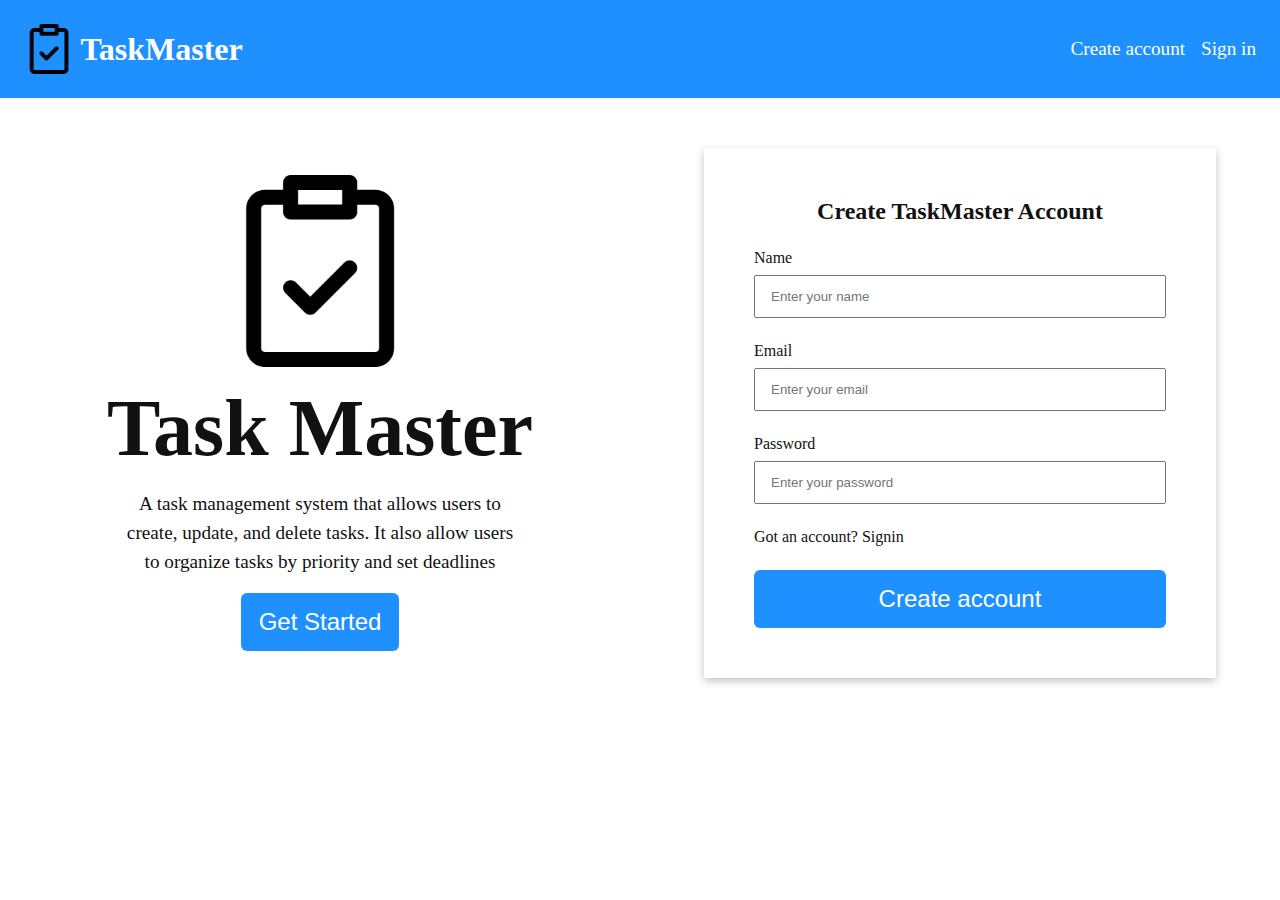
<file: index.html>
<!DOCTYPE html>
<html lang="en">
  <head>
    <meta charset="UTF-8" />
    <meta name="viewport" content="width=device-width, initial-scale=1.0" />
    <meta name="description" content="This is a task management system" />
    <title>TaskMaster</title>
    <link
      href="https://fonts.googleapis.com/css2?family=Poppins:ital,wght@0,100;0,200;0,300;0,400;0,500;0,600;0,700;0,800;0,900;1,100;1,200;1,300;1,400;1,500;1,600;1,700;1,800;1,900&display=swap"
      rel="stylesheet"
    />
    <link
      rel="shortcut icon"
      href="./images/clipboard.png"
      required type="image/x-icon"
    />
    <link rel="stylesheet" href="./css/styles.css" />
  </head>
  <body>
    <!-- header section start -->
    <!-- logo, logo text, navigation links  -->
    <header>
      <section class="logo-container">
        <img src="./images/clipboard.png" alt="task master logo" />
        <h1>TaskMaster</h1>
      </section>
      <ul class="nav-lists">
        <li class="nav-list">
          <a href="/">Create account</a>
        </li>
        <li class="nav-list">
          <a href="./login.html">Sign in</a>
        </li>
      </ul>
    </header>
    <!-- header section end -->
    <!-- hero section start -->
    <!-- Taskmaster description, title, image -->
    <!-- singup form -->
    <section class="hero-container">
      <section class="text-content">
        <img src="./images/clipboard.png" alt="hero image">
        <h2 class="text-title">Task Master</h2>
        <p class="text-desc">
          A task management system that allows users to create, update, and
          delete tasks. It also allow users to organize tasks by priority and
          set deadlines
        </p>
        <button class="text-btn">Get Started</button>
      </section>
      <section class="form-content">
        <form>
          <h2>Create TaskMaster Account</h2>
          <section class="input-container">
            <label for="name">Name</label>
            <input required type="text" placeholder="Enter your name" id="name">
          </section>
          <section class="input-container">
            <label for="email">Email</label>
            <input required type="email" placeholder="Enter your email" id="email">
          </section>
          <section class="input-container">
            <label for="password">Password</label>
            <input required type="text" placeholder="Enter your password" id="password">
          </section>
         <section class="account">
          <p>Got an account? <a href="./login.html">Signin</a> </p>
         </section>
         <button class="create-btn">Create account</button>
        </form>
      </section>
    </section>
    <!-- hero section end -->
  </body>
</html>
</file>
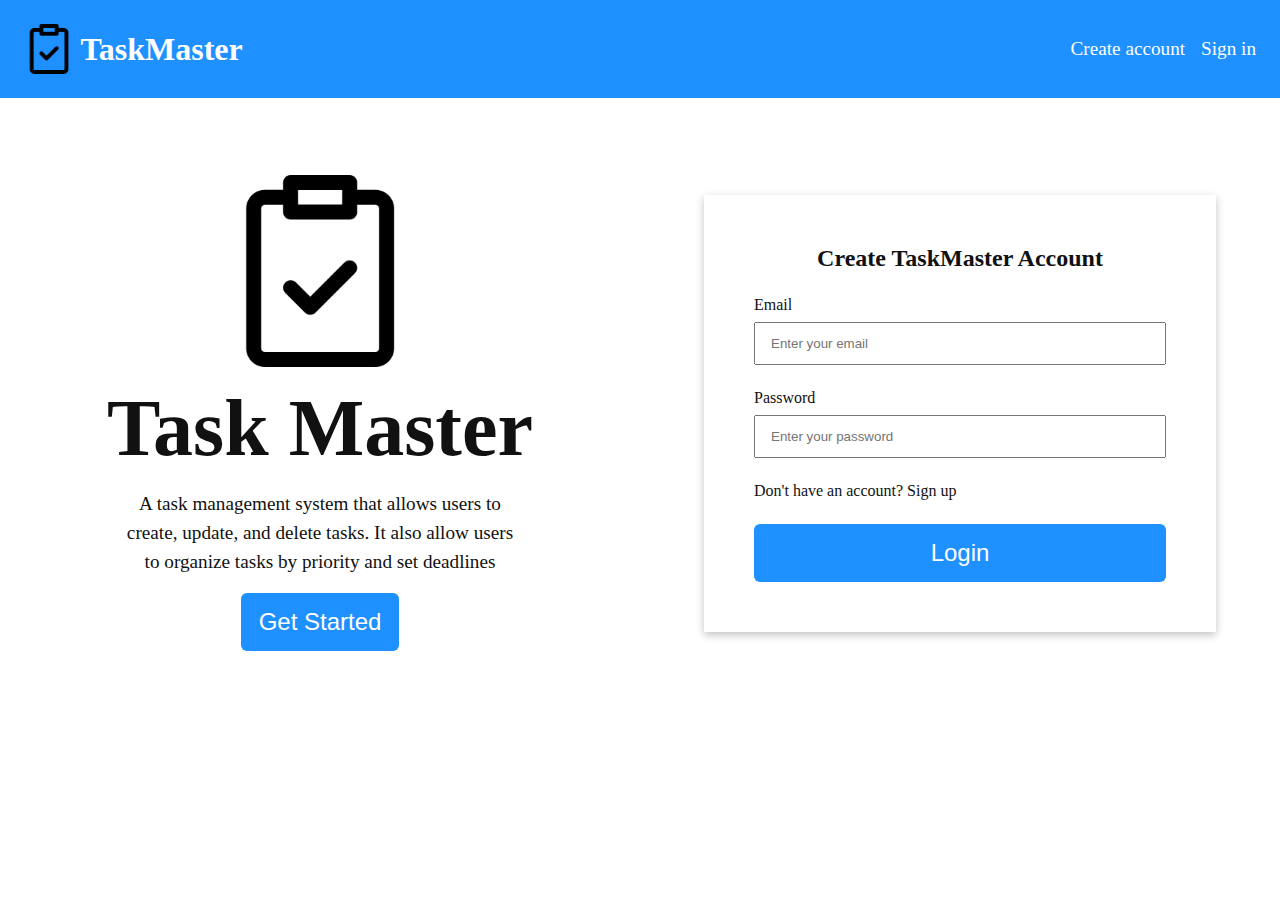
<file: login.html>
<!DOCTYPE html>
<html lang="en">
  <head>
    <meta charset="UTF-8" />
    <meta name="viewport" content="width=device-width, initial-scale=1.0" />
    <meta
      name="description"
      content="This is a task management system login page"
    />
    <title>TaskMaster Login page</title>
    <link
      href="https://fonts.googleapis.com/css2?family=Poppins:ital,wght@0,100;0,200;0,300;0,400;0,500;0,600;0,700;0,800;0,900;1,100;1,200;1,300;1,400;1,500;1,600;1,700;1,800;1,900&display=swap"
      rel="stylesheet"
    />
    <link
      rel="shortcut icon"
      href="./images/clipboard.png"
      required
      type="image/x-icon"
    />
    <link rel="stylesheet" href="./css/styles.css" />
  </head>
  <body>
    <!-- header section start -->
    <!-- logo, logo text, navigation links  -->
    <header>
      <section class="logo-container">
        <img src="./images/clipboard.png" alt="task master logo" />
        <h1>TaskMaster</h1>
      </section>
      <ul class="nav-lists">
        <li class="nav-list">
          <a href="/">Create account</a>
        </li>
        <li class="nav-list">
          <a href="/">Sign in</a>
        </li>
      </ul>
    </header>
    <!-- header section end -->
    <!-- hero section start -->
    <!-- Taskmaster description, title, image -->
    <!-- singup form -->
    <section class="hero-container">
      <section class="text-content">
        <img src="./images/clipboard.png" alt="hero image" />
        <h2 class="text-title">Task Master</h2>
        <p class="text-desc">
          A task management system that allows users to create, update, and
          delete tasks. It also allow users to organize tasks by priority and
          set deadlines
        </p>
        <button class="text-btn">Get Started</button>
      </section>
      <section class="form-content">
        <form>
          <h2>Create TaskMaster Account</h2>
          
          <section class="input-container">
            <label for="email">Email</label>
            <input
              required
              type="email"
              placeholder="Enter your email"
              id="email"
            />
          </section>
          <section class="input-container">
            <label for="password">Password</label>
            <input
              required
              type="text"
              placeholder="Enter your password"
              id="password"
            />
          </section>
          <section class="account">
            <p>Don't have an account? <a href="./index.html">Sign up</a></p>
          </section>
          <button class="create-btn">
            <a href="./dashboard.html">Login</a>
          </button>
        </form>
      </section>
    </section>
    <!-- hero section end -->
  </body>
</html>
</file>
<file: css/styles.css>
/* css reset */
* {
  margin: 0;
  padding: 0;
  box-sizing: border-box;
}
body {
  background-color: #fff;
  color: #111;
  font-family: "Poppins" sans-serif;
}
img {
  width: 100%;
  height: auto;
}
li {
  list-style: none;
}
a {
  text-decoration: none;
  color: inherit;
}
/* header */
header {
  background-color: dodgerblue;
  color: #fff;
  padding: 1.5rem;
  display: flex;
  justify-content: space-between;
  align-items: center;
}
.logo-container {
  display: flex;
  align-items: center;
  gap: 0.4rem;
}
.logo-container img {
  width: 50px;
  height: 50px;
}
.nav-lists {
  display: flex;
  gap: 1rem;
}
.nav-list {
  font-size: 1.2rem;
}
/* header */

/* hero */
.hero-container{
  /* margin-top: 4rem; */
  height: 70vh;
  display: flex;
  align-items: center;
}
.text-content{
  flex: 1;
  display: flex;
  justify-content: center;
  align-items: center;
  flex-direction: column;
  gap: 1rem;
}
.text-content img{
  width: 30%;
}
.text-title{
  font-size: 80px;
  font-weight: 700;
}
.text-desc{
  text-align: center;
  line-height: 1.5;
  max-width: 400px;
  font-size: 1.2rem;
}
.text-btn{
  background-color: dodgerblue;
  color: #fff;
  border: none;
  padding: 15px 18px;
  border-radius: 6px;
  font-size: 1.5rem;
  cursor: pointer;
}
.form-content{
  flex: 1;
  display: flex;
  justify-content: center;
  align-items: center;
}
form{
  box-shadow: rgba(0, 0, 0, 0.24) 0px 3px 8px;
  width: 80%;
  display: flex;
  flex-direction: column;
  gap: 1.5rem;
  padding: 50px;
}
form h2{
  text-align: center;
}
.input-container{
  display: flex;
  gap: 0.5rem;
  flex-direction: column;
}
.input-container input{
  padding: 12px 15px;
}
.create-btn{
  background-color: dodgerblue;
  color: #fff;
  border: none;
  padding: 15px 18px;
  border-radius: 6px;
  font-size: 1.5rem;
  cursor: pointer;
}
/* hero */





@media (max-width: 768px) {
  .hero-container{
    flex-direction: column;
  }
}
</file>
